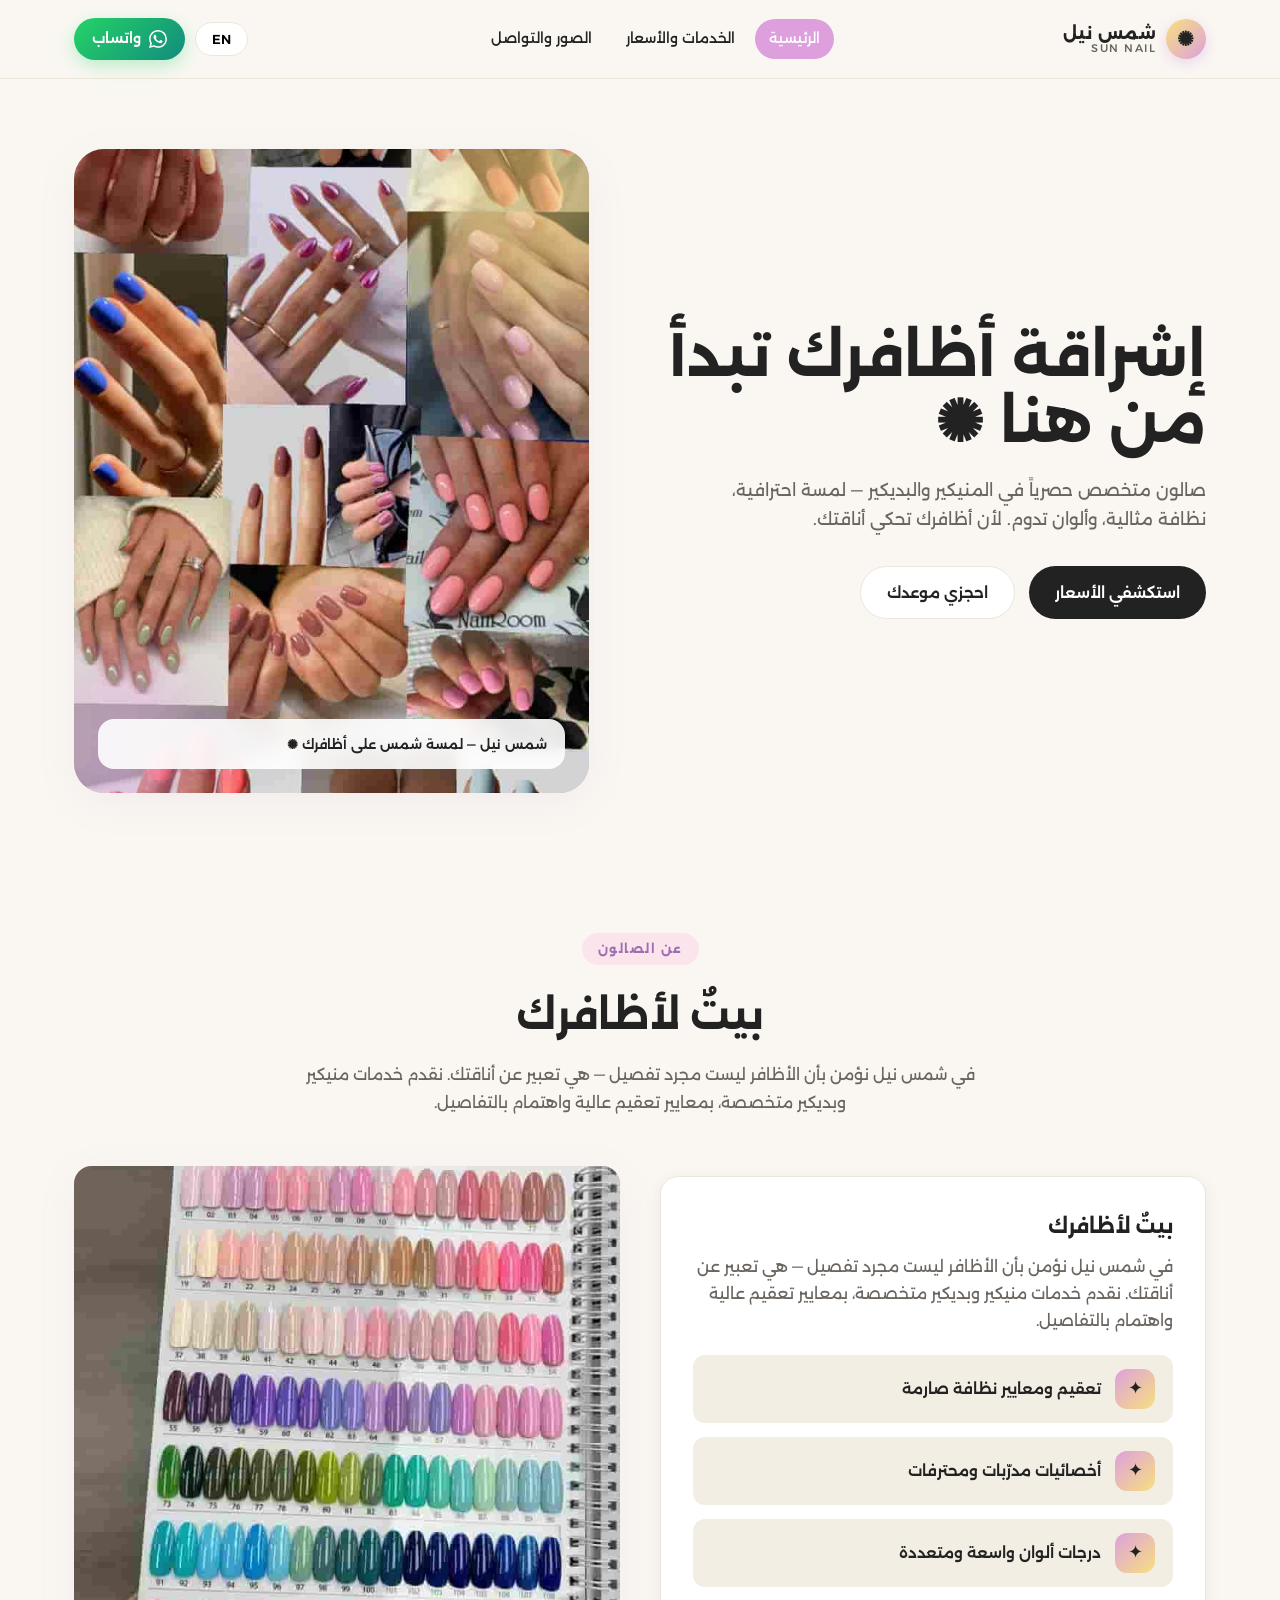
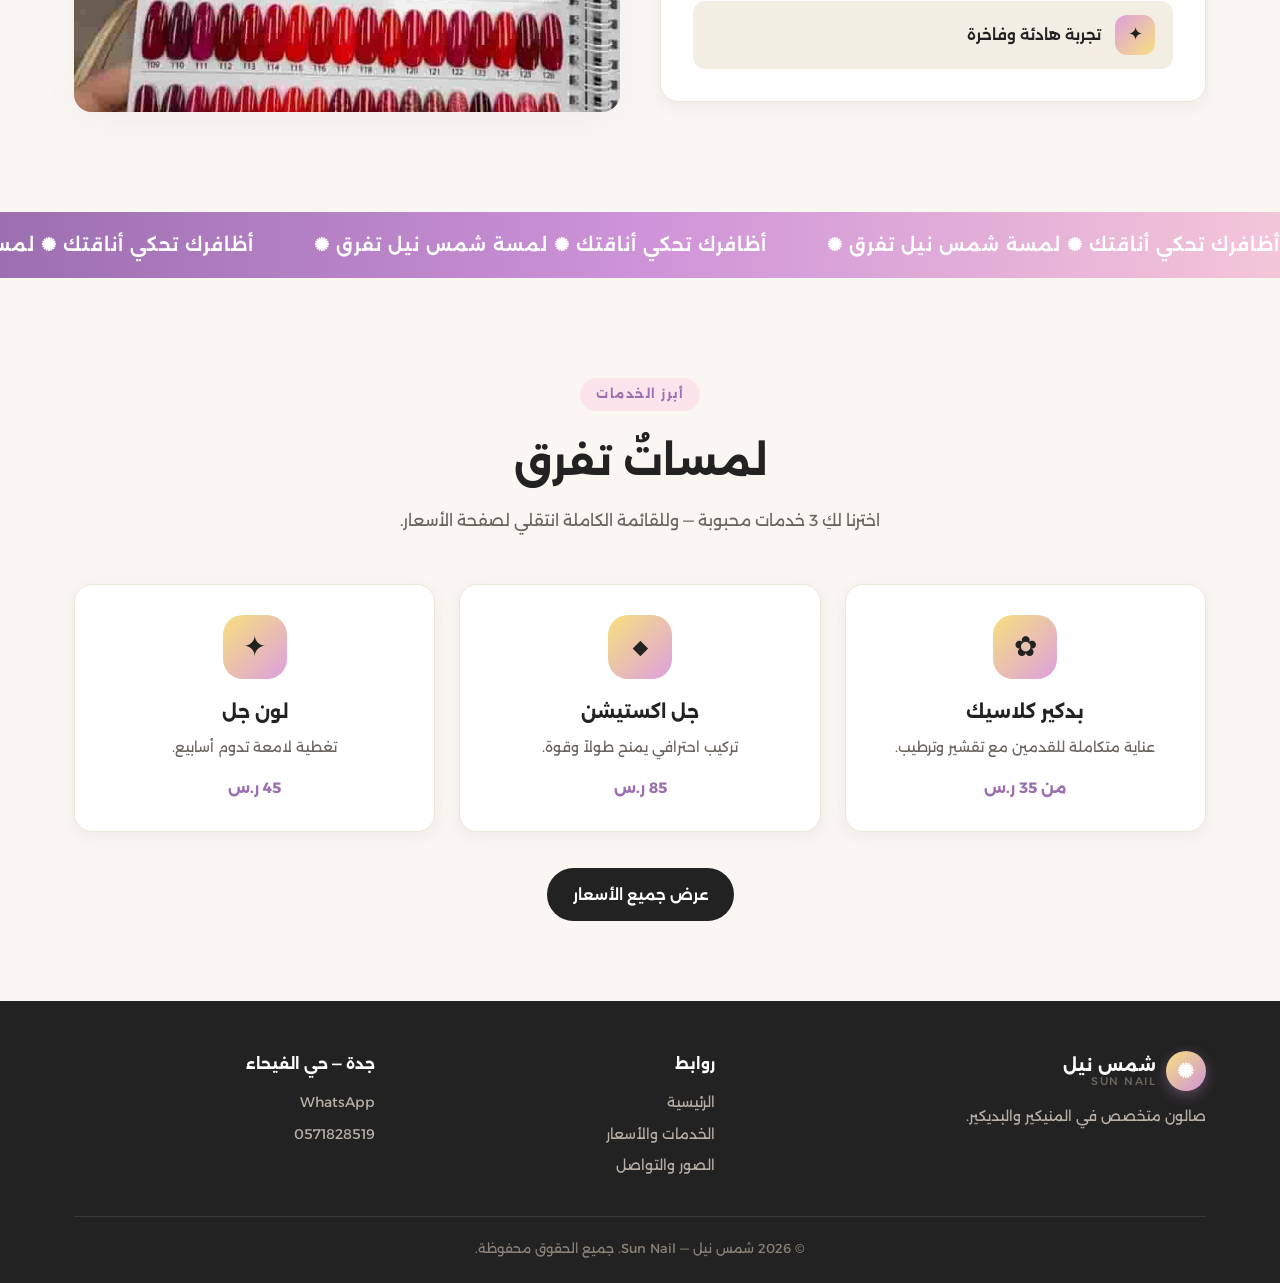
<file: sun/index.html>
<!DOCTYPE html>
<html lang="ar" dir="rtl">
<head>
  <meta charset="UTF-8" />
  <meta name="viewport" content="width=device-width, initial-scale=1.0" />
  <title>شمس نيل | Sun Nail</title>
  <meta name="description" content="صالون متخصص في المنيكير والبديكير — شمس نيل" />
  <link rel="preconnect" href="https://fonts.googleapis.com" />
  <link rel="preconnect" href="https://fonts.gstatic.com" crossorigin />
  <link href="https://fonts.googleapis.com/css2?family=Alexandria:wght@300;400;500;600;700&family=Cairo:wght@300;400;600;700&family=Plus+Jakarta+Sans:wght@300;400;500;600;700&family=Outfit:wght@300;400;500;600;700&display=swap" rel="stylesheet" />
  <link rel="stylesheet" href="css/style.css" />
</head>
<body>

<header class="site-header">
  <div class="container header-inner">
    <a href="index.html" class="logo">
      <div class="logo-mark">✺</div>
      <div class="logo-text">
        <span>شمس نيل</span>
        <span>Sun Nail</span>
      </div>
    </a>
    <nav class="nav">
      <a href="index.html" data-i18n="nav.home">الرئيسية</a>
      <a href="services.html" data-i18n="nav.services">الخدمات والأسعار</a>
      <a href="gallery-contact.html" data-i18n="nav.gallery">الصور والتواصل</a>
    </nav>
    <div class="header-actions">
      <button class="lang-btn" type="button">EN</button>
      <a class="wa-btn" href="https://wa.me/966571828519" target="_blank" rel="noopener">
        <svg viewBox="0 0 24 24" fill="currentColor"><path d="M17.472 14.382c-.297-.149-1.758-.867-2.03-.967-.273-.099-.471-.148-.67.15-.197.297-.767.966-.94 1.164-.173.199-.347.223-.644.075-.297-.15-1.255-.463-2.39-1.475-.883-.788-1.48-1.761-1.653-2.059-.173-.297-.018-.458.13-.606.134-.133.298-.347.446-.52.149-.174.198-.298.298-.497.099-.198.05-.371-.025-.52-.075-.149-.669-1.612-.916-2.207-.242-.579-.487-.5-.669-.51-.173-.008-.371-.01-.57-.01-.198 0-.52.074-.792.372-.272.297-1.04 1.016-1.04 2.479 0 1.462 1.065 2.875 1.213 3.074.149.198 2.096 3.2 5.077 4.487.709.306 1.262.489 1.694.625.712.227 1.36.195 1.871.118.571-.085 1.758-.719 2.006-1.413.248-.694.248-1.289.173-1.413-.074-.124-.272-.198-.57-.347m-5.421 7.403h-.004a9.87 9.87 0 01-5.031-1.378l-.361-.214-3.741.982.998-3.648-.235-.374a9.86 9.86 0 01-1.51-5.26c.001-5.45 4.436-9.884 9.888-9.884 2.64 0 5.122 1.03 6.988 2.898a9.825 9.825 0 012.893 6.994c-.003 5.45-4.437 9.884-9.885 9.884m8.413-18.297A11.815 11.815 0 0012.05 0C5.495 0 .16 5.335.157 11.892c0 2.096.547 4.142 1.588 5.945L.057 24l6.305-1.654a11.882 11.882 0 005.683 1.448h.005c6.554 0 11.89-5.335 11.893-11.893a11.821 11.821 0 00-3.48-8.413z"/></svg>
        <span data-i18n="nav.wa">واتساب</span>
      </a>
      <button class="menu-toggle" type="button" aria-label="menu"><span></span><span></span><span></span></button>
    </div>
  </div>
</header>

<main>
  <!-- Hero -->
  <section class="hero">
    <div class="container hero-grid">
      <div class="hero-text">
        <h1 data-i18n="hero.title">إشراقة أظافرك تبدأ من هنا ✺</h1>
        <p class="lead" data-i18n="hero.lead">صالون متخصص حصرياً في المنيكير والبديكير — لمسة احترافية، نظافة مثالية، وألوان تدوم. لأن أظافرك تحكي أناقتك.</p>
        <div class="hero-cta">
          <a class="btn btn-primary" href="services.html" data-i18n="hero.cta1">استكشفي الأسعار</a>
          <button class="btn btn-ghost" data-wa="wa.hero" data-i18n="hero.cta2">احجزي موعدك</button>
        </div>
      </div>
      <div class="hero-visual">
        <div class="floating-dot dot-1"></div>
        <div class="floating-dot dot-2"></div>
        <img src="images/nail-1.jpg" alt="Sun Nail" onerror="this.style.display='none'" />
        <div class="badge" data-i18n="hero.badge">شمس نيل — لمسة شمس على أظافرك ✺</div>
      </div>
    </div>
  </section>

  <!-- About -->
  <section class="section">
    <div class="container">
      <div class="section-head">
        <span class="eyebrow" data-i18n="about.eyebrow">عن الصالون</span>
        <h2 data-i18n="about.title">بيتٌ لأظافرك</h2>
        <p data-i18n="about.p">في شمس نيل نؤمن بأن الأظافر ليست مجرد تفصيل — هي تعبير عن أناقتك. نقدم خدمات منيكير وبديكير متخصصة، بمعايير تعقيم عالية واهتمام بالتفاصيل.</p>
      </div>
      <div class="about-grid">
        <div class="about-card">
          <h3 data-i18n="about.title">بيتٌ لأظافرك</h3>
          <p data-i18n="about.p">في شمس نيل نؤمن بأن الأظافر ليست مجرد تفصيل — هي تعبير عن أناقتك.</p>
          <div class="about-features">
            <div class="feature"><div class="feature-icon">✦</div><span data-i18n="about.f1">تعقيم ومعايير نظافة صارمة</span></div>
            <div class="feature"><div class="feature-icon">✦</div><span data-i18n="about.f2">أخصائيات مدرّبات ومحترفات</span></div>
            <div class="feature"><div class="feature-icon">✦</div><span data-i18n="about.f3">درجات ألوان واسعة ومتعددة</span></div>
            <div class="feature"><div class="feature-icon">✦</div><span data-i18n="about.f4">تجربة هادئة وفاخرة</span></div>
          </div>
        </div>
        <div class="about-image">
          <img src="images/nail-2.jpg" alt="About" onerror="this.style.display='none'" />
        </div>
      </div>
    </div>
  </section>

  <!-- Marquee -->
  <div class="marquee-wrap">
    <div class="marquee-track">
      <span data-i18n="marquee">أظافرك تحكي أناقتك ✺ لمسة شمس نيل تفرق ✺</span>
      <span data-i18n="marquee">أظافرك تحكي أناقتك ✺ لمسة شمس نيل تفرق ✺</span>
      <span data-i18n="marquee">أظافرك تحكي أناقتك ✺ لمسة شمس نيل تفرق ✺</span>
      <span data-i18n="marquee">أظافرك تحكي أناقتك ✺ لمسة شمس نيل تفرق ✺</span>
    </div>
  </div>

  <!-- Preview -->
  <section class="section">
    <div class="container">
      <div class="section-head">
        <span class="eyebrow" data-i18n="preview.eyebrow">أبرز الخدمات</span>
        <h2 data-i18n="preview.title">لمساتٌ تفرق</h2>
        <p data-i18n="preview.sub">اخترنا لكِ 3 خدمات محبوبة — وللقائمة الكاملة انتقلي لصفحة الأسعار.</p>
      </div>
      <div class="preview-grid">
        <div class="preview-card">
          <div class="icon">✿</div>
          <h3 data-i18n="pv1.t">بدكير كلاسيك</h3>
          <p data-i18n="pv1.d">عناية متكاملة للقدمين مع تقشير وترطيب.</p>
          <div class="price" data-i18n="pv1.p">من 35 ر.س</div>
        </div>
        <div class="preview-card">
          <div class="icon">◆</div>
          <h3 data-i18n="pv2.t">جل اكستيشن</h3>
          <p data-i18n="pv2.d">تركيب احترافي يمنح طولاً وقوة.</p>
          <div class="price" data-i18n="pv2.p">85 ر.س</div>
        </div>
        <div class="preview-card">
          <div class="icon">✦</div>
          <h3 data-i18n="pv3.t">لون جل</h3>
          <p data-i18n="pv3.d">تغطية لامعة تدوم أسابيع.</p>
          <div class="price" data-i18n="pv3.p">45 ر.س</div>
        </div>
      </div>
      <div style="text-align:center;margin-top:36px;">
        <a class="btn btn-primary" href="services.html" data-i18n="pv.all">عرض جميع الأسعار</a>
      </div>
    </div>
  </section>
</main>

<footer class="site-footer">
  <div class="container">
    <div class="footer-grid">
      <div class="footer-brand">
        <div class="logo">
          <div class="logo-mark">✺</div>
          <div class="logo-text"><span>شمس نيل</span><span>Sun Nail</span></div>
        </div>
        <p data-i18n="footer.brand">صالون متخصص في المنيكير والبديكير.</p>
      </div>
      <div class="footer-col">
        <h4 data-i18n="footer.links">روابط</h4>
        <a href="index.html" data-i18n="nav.home">الرئيسية</a>
        <a href="services.html" data-i18n="nav.services">الخدمات والأسعار</a>
        <a href="gallery-contact.html" data-i18n="nav.gallery">الصور والتواصل</a>
      </div>
      <div class="footer-col">
        <h4 data-i18n="footer.loc">جدة — حي الفيحاء</h4>
        <a href="https://wa.me/966571828519" target="_blank">WhatsApp</a>
        <a href="tel:0571828519">0571828519</a>
      </div>
    </div>
    <div class="footer-bottom" data-i18n="footer.copy">© 2026 شمس نيل — Sun Nail. جميع الحقوق محفوظة.</div>
  </div>
</footer>

<script src="js/main.js"></script>
</body>
</html>
</file>
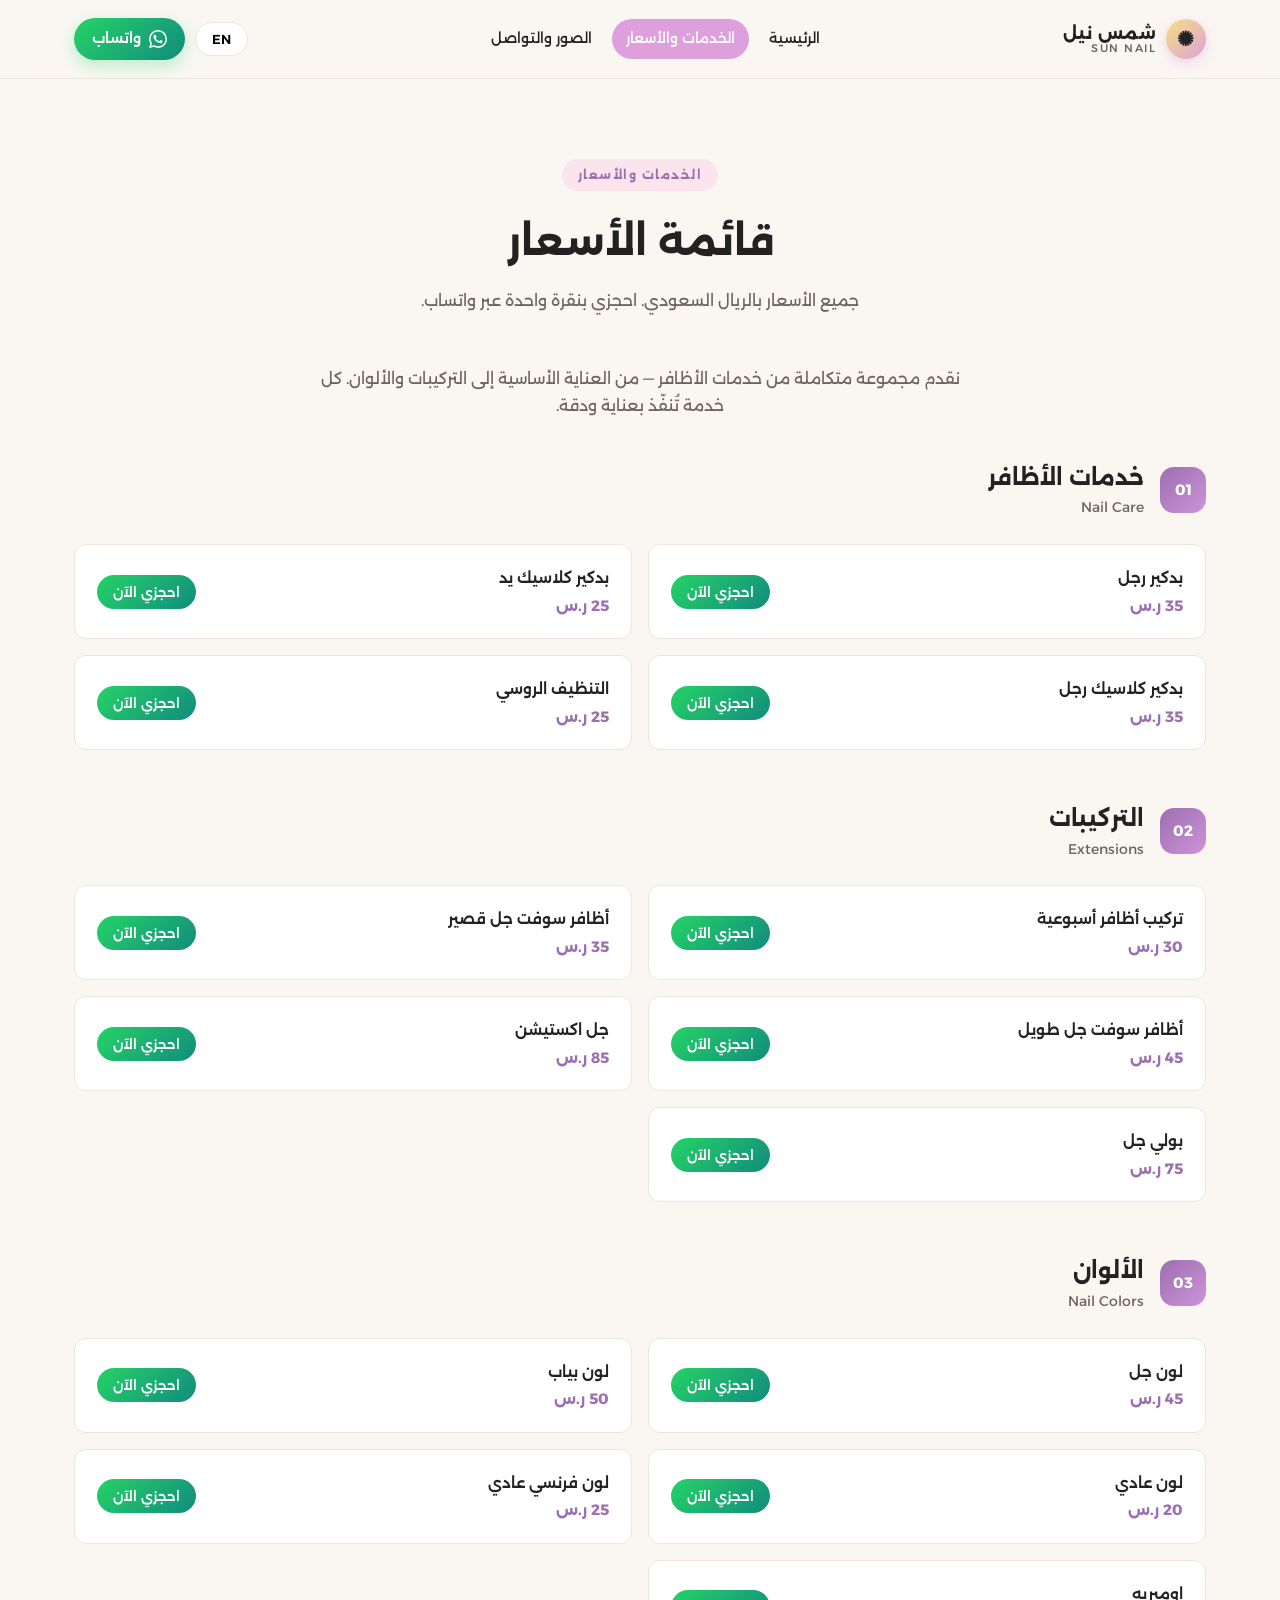
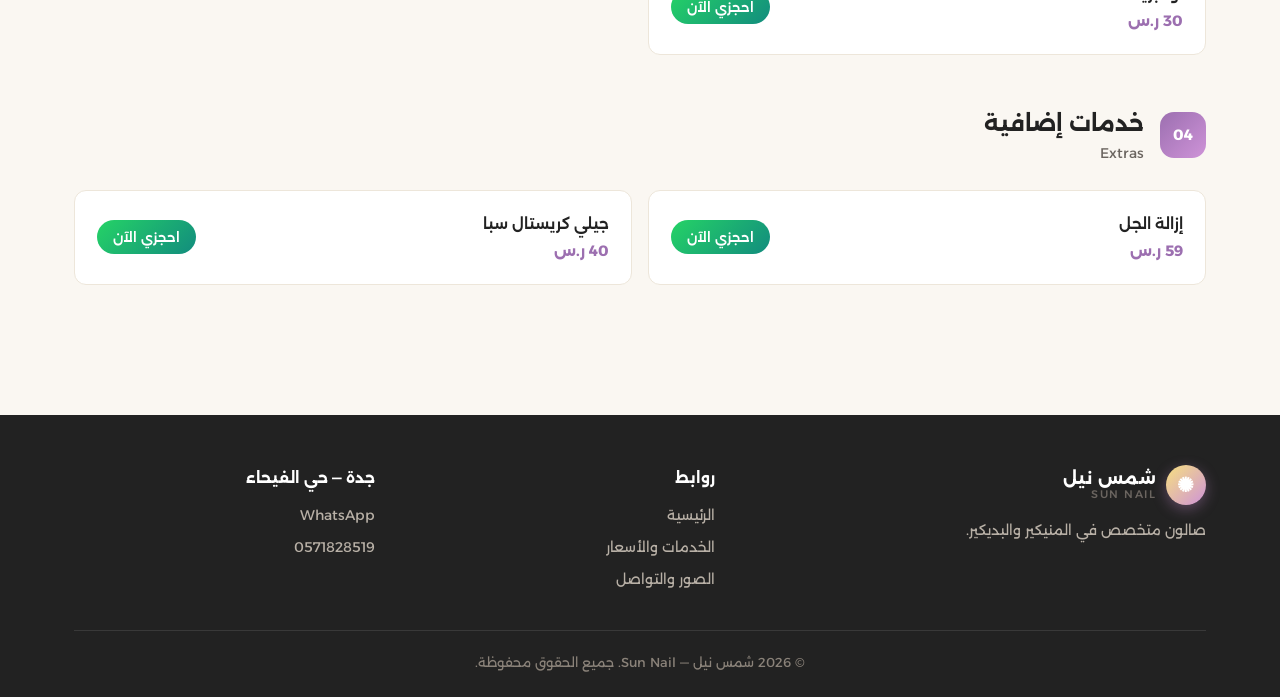
<file: sun/services.html>
<!DOCTYPE html>
<html lang="ar" dir="rtl">
<head>
  <meta charset="UTF-8" />
  <meta name="viewport" content="width=device-width, initial-scale=1.0" />
  <title>الخدمات والأسعار | شمس نيل</title>
  <link rel="preconnect" href="https://fonts.googleapis.com" />
  <link rel="preconnect" href="https://fonts.gstatic.com" crossorigin />
  <link href="https://fonts.googleapis.com/css2?family=Alexandria:wght@300;400;500;600;700&family=Cairo:wght@300;400;600;700&family=Plus+Jakarta+Sans:wght@300;400;500;600;700&family=Outfit:wght@300;400;500;600;700&display=swap" rel="stylesheet" />
  <link rel="stylesheet" href="css/style.css" />
</head>
<body>

<header class="site-header">
  <div class="container header-inner">
    <a href="index.html" class="logo">
      <div class="logo-mark">✺</div>
      <div class="logo-text"><span>شمس نيل</span><span>Sun Nail</span></div>
    </a>
    <nav class="nav">
      <a href="index.html" data-i18n="nav.home">الرئيسية</a>
      <a href="services.html" data-i18n="nav.services">الخدمات والأسعار</a>
      <a href="gallery-contact.html" data-i18n="nav.gallery">الصور والتواصل</a>
    </nav>
    <div class="header-actions">
      <button class="lang-btn" type="button">EN</button>
      <a class="wa-btn" href="https://wa.me/966571828519" target="_blank" rel="noopener">
        <svg viewBox="0 0 24 24" fill="currentColor"><path d="M17.472 14.382c-.297-.149-1.758-.867-2.03-.967-.273-.099-.471-.148-.67.15-.197.297-.767.966-.94 1.164-.173.199-.347.223-.644.075-.297-.15-1.255-.463-2.39-1.475-.883-.788-1.48-1.761-1.653-2.059-.173-.297-.018-.458.13-.606.134-.133.298-.347.446-.52.149-.174.198-.298.298-.497.099-.198.05-.371-.025-.52-.075-.149-.669-1.612-.916-2.207-.242-.579-.487-.5-.669-.51-.173-.008-.371-.01-.57-.01-.198 0-.52.074-.792.372-.272.297-1.04 1.016-1.04 2.479 0 1.462 1.065 2.875 1.213 3.074.149.198 2.096 3.2 5.077 4.487.709.306 1.262.489 1.694.625.712.227 1.36.195 1.871.118.571-.085 1.758-.719 2.006-1.413.248-.694.248-1.289.173-1.413-.074-.124-.272-.198-.57-.347m-5.421 7.403h-.004a9.87 9.87 0 01-5.031-1.378l-.361-.214-3.741.982.998-3.648-.235-.374a9.86 9.86 0 01-1.51-5.26c.001-5.45 4.436-9.884 9.888-9.884 2.64 0 5.122 1.03 6.988 2.898a9.825 9.825 0 012.893 6.994c-.003 5.45-4.437 9.884-9.885 9.884m8.413-18.297A11.815 11.815 0 0012.05 0C5.495 0 .16 5.335.157 11.892c0 2.096.547 4.142 1.588 5.945L.057 24l6.305-1.654a11.882 11.882 0 005.683 1.448h.005c6.554 0 11.89-5.335 11.893-11.893a11.821 11.821 0 00-3.48-8.413z"/></svg>
        <span data-i18n="nav.wa">واتساب</span>
      </a>
      <button class="menu-toggle" type="button" aria-label="menu"><span></span><span></span><span></span></button>
    </div>
  </div>
</header>

<main>
  <section class="section">
    <div class="container">
      <div class="section-head">
        <span class="eyebrow" data-i18n="services.eyebrow">الخدمات والأسعار</span>
        <h2 data-i18n="services.title">قائمة الأسعار</h2>
        <p data-i18n="services.sub">جميع الأسعار بالريال السعودي. احجزي بنقرة واحدة عبر واتساب.</p>
      </div>
      <p class="services-intro" data-i18n="services.intro">نقدم مجموعة متكاملة من خدمات الأظافر — من العناية الأساسية إلى التركيبات والألوان. كل خدمة تُنفّذ بعناية ودقة.</p>

      <!-- 01 Nail Care -->
      <div class="service-section">
        <div class="service-section-head">
          <div class="num">01</div>
          <div>
            <h3 data-i18n="sec1">خدمات الأظافر</h3>
            <div class="sub" data-i18n="sec1sub">Nail Care</div>
          </div>
        </div>
        <div class="service-grid">
          <div class="service-item">
            <div class="service-info">
              <div class="service-name">بدكير رجل</div>
              <div class="service-price">35 ر.س</div>
            </div>
            <button class="book-btn" data-service="بدكير رجل" data-i18n="book">احجزي الآن</button>
          </div>
          <div class="service-item">
            <div class="service-info">
              <div class="service-name">بدكير كلاسيك يد</div>
              <div class="service-price">25 ر.س</div>
            </div>
            <button class="book-btn" data-service="بدكير كلاسيك يد" data-i18n="book">احجزي الآن</button>
          </div>
          <div class="service-item">
            <div class="service-info">
              <div class="service-name">بدكير كلاسيك رجل</div>
              <div class="service-price">35 ر.س</div>
            </div>
            <button class="book-btn" data-service="بدكير كلاسيك رجل" data-i18n="book">احجزي الآن</button>
          </div>
          <div class="service-item">
            <div class="service-info">
              <div class="service-name">التنظيف الروسي</div>
              <div class="service-price">25 ر.س</div>
            </div>
            <button class="book-btn" data-service="التنظيف الروسي" data-i18n="book">احجزي الآن</button>
          </div>
        </div>
      </div>

      <!-- 02 Extensions -->
      <div class="service-section">
        <div class="service-section-head">
          <div class="num">02</div>
          <div>
            <h3 data-i18n="sec2">التركيبات</h3>
            <div class="sub" data-i18n="sec2sub">Extensions</div>
          </div>
        </div>
        <div class="service-grid">
          <div class="service-item">
            <div class="service-info">
              <div class="service-name">تركيب أظافر أسبوعية</div>
              <div class="service-price">30 ر.س</div>
            </div>
            <button class="book-btn" data-service="تركيب أظافر أسبوعية" data-i18n="book">احجزي الآن</button>
          </div>
          <div class="service-item">
            <div class="service-info">
              <div class="service-name">أظافر سوفت جل قصير</div>
              <div class="service-price">35 ر.س</div>
            </div>
            <button class="book-btn" data-service="أظافر سوفت جل قصير" data-i18n="book">احجزي الآن</button>
          </div>
          <div class="service-item">
            <div class="service-info">
              <div class="service-name">أظافر سوفت جل طويل</div>
              <div class="service-price">45 ر.س</div>
            </div>
            <button class="book-btn" data-service="أظافر سوفت جل طويل" data-i18n="book">احجزي الآن</button>
          </div>
          <div class="service-item">
            <div class="service-info">
              <div class="service-name">جل اكستيشن</div>
              <div class="service-price">85 ر.س</div>
            </div>
            <button class="book-btn" data-service="جل اكستيشن" data-i18n="book">احجزي الآن</button>
          </div>
          <div class="service-item">
            <div class="service-info">
              <div class="service-name">بولي جل</div>
              <div class="service-price">75 ر.س</div>
            </div>
            <button class="book-btn" data-service="بولي جل" data-i18n="book">احجزي الآن</button>
          </div>
        </div>
      </div>

      <!-- 03 Colors -->
      <div class="service-section">
        <div class="service-section-head">
          <div class="num">03</div>
          <div>
            <h3 data-i18n="sec3">الألوان</h3>
            <div class="sub" data-i18n="sec3sub">Nail Colors</div>
          </div>
        </div>
        <div class="service-grid">
          <div class="service-item">
            <div class="service-info">
              <div class="service-name">لون جل</div>
              <div class="service-price">45 ر.س</div>
            </div>
            <button class="book-btn" data-service="لون جل" data-i18n="book">احجزي الآن</button>
          </div>
          <div class="service-item">
            <div class="service-info">
              <div class="service-name">لون بياب</div>
              <div class="service-price">50 ر.س</div>
            </div>
            <button class="book-btn" data-service="لون بياب" data-i18n="book">احجزي الآن</button>
          </div>
          <div class="service-item">
            <div class="service-info">
              <div class="service-name">لون عادي</div>
              <div class="service-price">20 ر.س</div>
            </div>
            <button class="book-btn" data-service="لون عادي" data-i18n="book">احجزي الآن</button>
          </div>
          <div class="service-item">
            <div class="service-info">
              <div class="service-name">لون فرنسي عادي</div>
              <div class="service-price">25 ر.س</div>
            </div>
            <button class="book-btn" data-service="لون فرنسي عادي" data-i18n="book">احجزي الآن</button>
          </div>
          <div class="service-item">
            <div class="service-info">
              <div class="service-name">اومبريه</div>
              <div class="service-price">30 ر.س</div>
            </div>
            <button class="book-btn" data-service="اومبريه" data-i18n="book">احجزي الآن</button>
          </div>
        </div>
      </div>

      <!-- 04 Extras -->
      <div class="service-section">
        <div class="service-section-head">
          <div class="num">04</div>
          <div>
            <h3 data-i18n="sec4">خدمات إضافية</h3>
            <div class="sub" data-i18n="sec4sub">Extras</div>
          </div>
        </div>
        <div class="service-grid">
          <div class="service-item">
            <div class="service-info">
              <div class="service-name">إزالة الجل</div>
              <div class="service-price">59 ر.س</div>
            </div>
            <button class="book-btn" data-service="إزالة الجل" data-i18n="book">احجزي الآن</button>
          </div>
          <div class="service-item">
            <div class="service-info">
              <div class="service-name">جيلي كريستال سبا</div>
              <div class="service-price">40 ر.س</div>
            </div>
            <button class="book-btn" data-service="جيلي كريستال سبا" data-i18n="book">احجزي الآن</button>
          </div>
        </div>
      </div>

    </div>
  </section>
</main>

<footer class="site-footer">
  <div class="container">
    <div class="footer-grid">
      <div class="footer-brand">
        <div class="logo"><div class="logo-mark">✺</div><div class="logo-text"><span>شمس نيل</span><span>Sun Nail</span></div></div>
        <p data-i18n="footer.brand">صالون متخصص في المنيكير والبديكير.</p>
      </div>
      <div class="footer-col">
        <h4 data-i18n="footer.links">روابط</h4>
        <a href="index.html" data-i18n="nav.home">الرئيسية</a>
        <a href="services.html" data-i18n="nav.services">الخدمات والأسعار</a>
        <a href="gallery-contact.html" data-i18n="nav.gallery">الصور والتواصل</a>
      </div>
      <div class="footer-col">
        <h4 data-i18n="footer.loc">جدة — حي الفيحاء</h4>
        <a href="https://wa.me/966571828519" target="_blank">WhatsApp</a>
        <a href="tel:0571828519">0571828519</a>
      </div>
    </div>
    <div class="footer-bottom" data-i18n="footer.copy">© 2026 شمس نيل — Sun Nail. جميع الحقوق محفوظة.</div>
  </div>
</footer>

<script src="js/main.js"></script>
</body>
</html>
</file>
<file: sun/css/style.css>
:root {
  --bg: #FAF7F2;
  --bg-2: #F3EEE4;
  --text: #222222;
  --muted: #6B6560;
  --purple: #CE93D8;
  --purple-soft: #DDA0DD;
  --purple-deep: #9C6FB0;
  --yellow: #F7E07F;
  --pink: #F4C6D8;
  --pink-soft: #FBE4EC;
  --card: #FFFFFF;
  --border: #EDE6DA;
  --shadow: 0 10px 40px rgba(156, 111, 176, 0.08);
  --shadow-soft: 0 4px 18px rgba(34,34,34,0.06);
  --radius: 18px;
  --radius-sm: 12px;
  --maxw: 1180px;
}

* { box-sizing: border-box; margin: 0; padding: 0; }
html { scroll-behavior: smooth; overflow-x: hidden; }
body {
  background: var(--bg);
  color: var(--text);
  font-family: 'Cairo', 'Alexandria', 'Plus Jakarta Sans', sans-serif;
  line-height: 1.7;
  overflow-x: hidden;
  min-height: 100vh;
  display: flex;
  flex-direction: column;
}
img { max-width: 100%; display: block; }
a { color: inherit; text-decoration: none; }
button { font-family: inherit; cursor: pointer; border: none; background: none; }

/* Typography by language */
html[lang="ar"] body { font-family: 'Alexandria', 'Cairo', sans-serif; }
html[lang="en"] body { font-family: 'Plus Jakarta Sans', 'Outfit', sans-serif; }
html[lang="ar"] { direction: rtl; }
html[lang="en"] { direction: ltr; }

.container { max-width: var(--maxw); margin: 0 auto; padding: 0 24px; }

/* Header */
.site-header {
  position: sticky; top: 0; z-index: 50;
  background: rgba(250, 247, 242, 0.85);
  backdrop-filter: blur(14px);
  -webkit-backdrop-filter: blur(14px);
  border-bottom: 1px solid var(--border);
}
.header-inner {
  display: flex; align-items: center; justify-content: space-between;
  height: 78px; gap: 20px;
}
.logo {
  display: flex; align-items: center; gap: 10px;
  font-weight: 700; font-size: 20px; letter-spacing: 0.5px;
}
.logo-mark {
  width: 40px; height: 40px; border-radius: 50%;
  background: linear-gradient(135deg, var(--yellow), var(--purple-soft));
  display: grid; place-items: center;
  box-shadow: 0 4px 14px rgba(206,147,216,0.35);
  font-size: 20px;
}
.logo-text { display: flex; flex-direction: column; line-height: 1.1; }
.logo-text span:first-child { font-size: 17px; }
.logo-text span:last-child { font-size: 11px; color: var(--muted); font-weight: 500; letter-spacing: 1.5px; text-transform: uppercase; }

.nav { display: flex; align-items: center; gap: 6px; }
.nav a {
  padding: 8px 14px; border-radius: 999px; font-size: 14px; font-weight: 500;
  color: var(--text); transition: all .25s ease;
}
.nav a:hover, .nav a.active { background: var(--purple-soft); color: #fff; }
.header-actions { display: flex; align-items: center; gap: 10px; }
.lang-btn {
  padding: 8px 16px; border-radius: 999px; font-size: 13px; font-weight: 600;
  border: 1.5px solid var(--border); background: var(--card);
  transition: all .25s ease;
}
.lang-btn:hover { border-color: var(--purple); color: var(--purple-deep); }
.wa-btn {
  display: inline-flex; align-items: center; gap: 8px;
  padding: 9px 18px; border-radius: 999px; font-size: 14px; font-weight: 600;
  background: linear-gradient(135deg, #25D366, #128C7E); color: #fff;
  box-shadow: 0 6px 18px rgba(37,211,102,0.3);
  transition: transform .2s ease, box-shadow .2s ease;
}
.wa-btn:hover { transform: translateY(-2px); box-shadow: 0 8px 22px rgba(37,211,102,0.4); }
.wa-btn svg { width: 18px; height: 18px; }

.menu-toggle { display: none; width: 40px; height: 40px; border-radius: 10px; background: var(--card); border: 1.5px solid var(--border); align-items: center; justify-content: center; }
.menu-toggle span { display: block; width: 18px; height: 2px; background: var(--text); margin: 3px 0; border-radius: 2px; transition: .3s; }

/* Hero */
.hero {
  padding: 70px 0 60px;
  position: relative;
  overflow: hidden;
}
.hero-grid {
  display: grid; grid-template-columns: 1.1fr 1fr; gap: 50px; align-items: center;
}
.hero-text h1 {
  font-size: clamp(34px, 5vw, 58px); line-height: 1.15; font-weight: 700;
  margin-bottom: 20px;
}
.hero-text h1 .accent { color: var(--purple-deep); }
.hero-text .lead { font-size: 17px; color: var(--muted); max-width: 520px; margin-bottom: 32px; }
.hero-cta { display: flex; gap: 14px; flex-wrap: wrap; }
.btn {
  display: inline-flex; align-items: center; gap: 8px;
  padding: 14px 26px; border-radius: 999px; font-size: 15px; font-weight: 600;
  transition: all .25s ease; cursor: pointer;
}
.btn-primary { background: var(--text); color: #fff; }
.btn-primary:hover { background: var(--purple-deep); transform: translateY(-2px); }
.btn-ghost { background: var(--card); color: var(--text); border: 1.5px solid var(--border); }
.btn-ghost:hover { border-color: var(--purple); color: var(--purple-deep); transform: translateY(-2px); }
.hero-visual {
  position: relative; border-radius: 30px; overflow: hidden;
  aspect-ratio: 4/5; background: linear-gradient(135deg, var(--pink-soft), var(--purple-soft));
  box-shadow: var(--shadow);
}
.hero-visual img { width: 100%; height: 100%; object-fit: cover; }
.hero-visual .badge {
  position: absolute; bottom: 24px; left: 24px; right: 24px;
  background: rgba(255,255,255,0.9); backdrop-filter: blur(8px);
  padding: 14px 18px; border-radius: 16px; font-size: 13px; font-weight: 600;
}
.floating-dot {
  position: absolute; border-radius: 50%; filter: blur(40px); opacity: .5; pointer-events: none;
}
.dot-1 { width: 220px; height: 220px; background: var(--yellow); top: -60px; right: -60px; }
.dot-2 { width: 180px; height: 180px; background: var(--purple-soft); bottom: -40px; left: -40px; }

/* Section */
.section { padding: 80px 0; }
.section-head { text-align: center; max-width: 680px; margin: 0 auto 50px; }
.section-head .eyebrow {
  display: inline-block; padding: 6px 16px; border-radius: 999px;
  background: var(--pink-soft); color: var(--purple-deep);
  font-size: 12px; font-weight: 700; letter-spacing: 1.5px; text-transform: uppercase;
  margin-bottom: 16px;
}
.section-head h2 { font-size: clamp(26px, 3.5vw, 40px); font-weight: 700; margin-bottom: 12px; }
.section-head p { color: var(--muted); font-size: 16px; }

/* About */
.about-grid { display: grid; grid-template-columns: 1fr 1fr; gap: 40px; align-items: center; }
.about-card {
  background: var(--card); padding: 32px; border-radius: var(--radius);
  border: 1px solid var(--border); box-shadow: var(--shadow-soft);
}
.about-card h3 { font-size: 20px; margin-bottom: 10px; }
.about-card p { color: var(--muted); }
.about-features { display: grid; gap: 14px; margin-top: 20px; }
.feature {
  display: flex; align-items: center; gap: 14px;
  padding: 14px 18px; background: var(--bg-2); border-radius: var(--radius-sm);
}
.feature-icon {
  width: 40px; height: 40px; border-radius: 12px;
  background: linear-gradient(135deg, var(--purple-soft), var(--yellow));
  display: grid; place-items: center; font-size: 18px; flex-shrink: 0;
}
.feature span { font-weight: 600; font-size: 15px; }
.about-image {
  border-radius: var(--radius); overflow: hidden; aspect-ratio: 1/1;
  background: linear-gradient(135deg, var(--purple-soft), var(--pink));
  box-shadow: var(--shadow);
}
.about-image img { width: 100%; height: 100%; object-fit: cover; }

/* Marquee */
.marquee-wrap {
  background: linear-gradient(90deg, var(--purple-deep), var(--purple), var(--pink));
  color: #fff; padding: 18px 0; overflow: hidden;
  margin: 20px 0;
}
.marquee-track {
  display: flex; gap: 60px; white-space: nowrap;
  animation: marquee 28s linear infinite;
  width: max-content;
}
.marquee-track span { font-size: 18px; font-weight: 600; letter-spacing: 1px; }
@keyframes marquee {
  from { transform: translateX(0); }
  to { transform: translateX(-50%); }
}
html[lang="ar"] .marquee-track { animation: marquee-rtl 28s linear infinite; }
@keyframes marquee-rtl {
  from { transform: translateX(0); }
  to { transform: translateX(50%); }
}

/* Service preview cards */
.preview-grid { display: grid; grid-template-columns: repeat(3, 1fr); gap: 24px; }
.preview-card {
  background: var(--card); border: 1px solid var(--border);
  border-radius: var(--radius); padding: 30px 24px; text-align: center;
  box-shadow: var(--shadow-soft); transition: transform .3s ease, box-shadow .3s ease;
}
.preview-card:hover { transform: translateY(-6px); box-shadow: var(--shadow); }
.preview-card .icon {
  width: 64px; height: 64px; margin: 0 auto 18px; border-radius: 20px;
  background: linear-gradient(135deg, var(--yellow), var(--purple-soft));
  display: grid; place-items: center; font-size: 28px;
}
.preview-card h3 { font-size: 18px; margin-bottom: 8px; }
.preview-card p { color: var(--muted); font-size: 14px; margin-bottom: 16px; }
.preview-card .price { font-size: 15px; font-weight: 700; color: var(--purple-deep); }

/* Services page */
.services-intro { text-align: center; max-width: 640px; margin: 0 auto 40px; color: var(--muted); }
.service-section { margin-bottom: 50px; }
.service-section-head {
  display: flex; align-items: center; gap: 16px; margin-bottom: 24px;
}
.service-section-head .num {
  width: 46px; height: 46px; border-radius: 14px;
  background: linear-gradient(135deg, var(--purple-deep), var(--purple));
  color: #fff; display: grid; place-items: center; font-weight: 700; font-size: 15px;
}
.service-section-head h3 { font-size: 22px; font-weight: 700; }
.service-section-head .sub { color: var(--muted); font-size: 14px; }
.service-grid { display: grid; grid-template-columns: repeat(2, 1fr); gap: 16px; }
.service-item {
  background: var(--card); border: 1px solid var(--border);
  border-radius: var(--radius-sm); padding: 20px 22px;
  display: flex; align-items: center; justify-content: space-between; gap: 14px;
  transition: all .25s ease;
}
.service-item:hover { border-color: var(--purple); box-shadow: var(--shadow-soft); transform: translateX(2px); }
html[lang="ar"] .service-item:hover { transform: translateX(-2px); }
.service-info { flex: 1; }
.service-name { font-weight: 600; font-size: 15px; margin-bottom: 2px; }
.service-price { color: var(--purple-deep); font-weight: 700; font-size: 15px; }
.book-btn {
  padding: 9px 16px; border-radius: 999px; font-size: 13px; font-weight: 600;
  background: linear-gradient(135deg, #25D366, #128C7E); color: #fff;
  white-space: nowrap; transition: transform .2s ease;
}
.book-btn:hover { transform: scale(1.05); }

/* Gallery */
.gallery-grid {
  display: grid; grid-template-columns: repeat(4, 1fr); gap: 14px;
}
.gallery-item {
  position: relative; border-radius: var(--radius-sm); overflow: hidden;
  aspect-ratio: 1/1; background: var(--bg-2); cursor: pointer;
}
.gallery-item img { width: 100%; height: 100%; object-fit: cover; transition: transform .4s ease; }
.gallery-item:hover img { transform: scale(1.08); }
.gallery-item::after {
  content: ''; position: absolute; inset: 0;
  background: linear-gradient(180deg, transparent 60%, rgba(34,34,34,0.35));
  opacity: 0; transition: opacity .3s ease;
}
.gallery-item:hover::after { opacity: 1; }

/* Lightbox */
.lightbox {
  position: fixed; inset: 0; z-index: 1000;
  background: rgba(20,16,24,0.92); backdrop-filter: blur(6px);
  display: none; align-items: center; justify-content: center; padding: 40px;
}
.lightbox.open { display: flex; }
.lightbox img { max-width: 90vw; max-height: 85vh; border-radius: 14px; box-shadow: 0 20px 60px rgba(0,0,0,0.5); }
.lightbox-close, .lightbox-prev, .lightbox-next {
  position: absolute; top: 50%; transform: translateY(-50%);
  width: 48px; height: 48px; border-radius: 50%; background: rgba(255,255,255,0.15);
  color: #fff; font-size: 22px; display: grid; place-items: center; transition: background .2s;
}
.lightbox-close { top: 24px; right: 24px; transform: none; }
.lightbox-prev { left: 24px; }
.lightbox-next { right: 24px; }
html[lang="ar"] .lightbox-prev { left: auto; right: 24px; }
html[lang="ar"] .lightbox-next { right: auto; left: 24px; }
.lightbox-close:hover, .lightbox-prev:hover, .lightbox-next:hover { background: rgba(255,255,255,0.3); }
.lightbox-counter { position: absolute; bottom: 24px; left: 50%; transform: translateX(-50%); color: #fff; font-size: 14px; opacity: .7; }

/* FAQ */
.faq { max-width: 780px; margin: 0 auto; }
.faq-item {
  background: var(--card); border: 1px solid var(--border);
  border-radius: var(--radius-sm); margin-bottom: 12px; overflow: hidden;
}
.faq-q {
  width: 100%; text-align: start; padding: 20px 24px;
  display: flex; align-items: center; justify-content: space-between; gap: 16px;
  font-weight: 600; font-size: 16px; color: var(--text);
}
.faq-q .arrow { transition: transform .3s ease; font-size: 18px; color: var(--purple-deep); }
.faq-item.open .faq-q .arrow { transform: rotate(180deg); }
.faq-a {
  max-height: 0; overflow: hidden; transition: max-height .35s ease, padding .35s ease;
  padding: 0 24px; color: var(--muted); font-size: 15px;
}
.faq-item.open .faq-a { max-height: 240px; padding: 0 24px 20px; }

/* Contact */
.contact-grid { display: grid; grid-template-columns: 1fr 1fr; gap: 24px; }
.contact-card {
  background: var(--card); border: 1px solid var(--border);
  border-radius: var(--radius); padding: 34px; box-shadow: var(--shadow-soft);
  text-align: center;
}
.contact-card h3 { font-size: 20px; margin-bottom: 8px; }
.contact-card p { color: var(--muted); margin-bottom: 22px; font-size: 14px; }
.contact-big-btn {
  display: inline-flex; align-items: center; gap: 10px;
  padding: 15px 28px; border-radius: 999px; font-size: 16px; font-weight: 700;
  transition: transform .2s ease, box-shadow .2s ease;
}
.contact-big-btn.wa { background: linear-gradient(135deg, #25D366, #128C7E); color: #fff; box-shadow: 0 8px 24px rgba(37,211,102,0.35); }
.contact-big-btn.call { background: var(--text); color: #fff; }
.contact-big-btn:hover { transform: translateY(-3px); }
.map-card {
  background: var(--card); border: 1px solid var(--border);
  border-radius: var(--radius); overflow: hidden; box-shadow: var(--shadow-soft);
}
.map-card .map-placeholder {
  aspect-ratio: 16/9; background: linear-gradient(135deg, var(--bg-2), var(--purple-soft));
  display: grid; place-items: center; position: relative;
}
.map-card .map-placeholder .pin { font-size: 48px; }
.map-card .map-info { padding: 20px 24px; }
.map-card .map-info h4 { font-size: 17px; margin-bottom: 4px; }
.map-card .map-info p { color: var(--muted); font-size: 14px; margin-bottom: 12px; }
.map-link { color: var(--purple-deep); font-weight: 600; font-size: 14px; }

/* Footer */
.site-footer {
  margin-top: auto; background: var(--text); color: #E8E2D9;
  padding: 50px 0 24px;
}
.footer-grid { display: grid; grid-template-columns: 1.5fr 1fr 1fr; gap: 40px; margin-bottom: 30px; }
.footer-brand .logo { color: #fff; margin-bottom: 14px; }
.footer-brand .logo-mark { background: linear-gradient(135deg, var(--yellow), var(--purple)); }
.footer-brand p { color: #B8B0A6; font-size: 14px; max-width: 320px; }
.footer-col h4 { color: #fff; font-size: 15px; margin-bottom: 14px; }
.footer-col a { display: block; color: #B8B0A6; font-size: 14px; margin-bottom: 8px; transition: color .2s; }
.footer-col a:hover { color: var(--yellow); }
.footer-bottom {
  border-top: 1px solid rgba(255,255,255,0.1); padding-top: 20px;
  text-align: center; color: #8A8279; font-size: 13px;
}

/* Responsive */
@media (max-width: 900px) {
  .hero-grid, .about-grid, .contact-grid { grid-template-columns: 1fr; }
  .preview-grid { grid-template-columns: 1fr; }
  .service-grid { grid-template-columns: 1fr; }
  .gallery-grid { grid-template-columns: repeat(3, 1fr); }
  .footer-grid { grid-template-columns: 1fr; gap: 28px; }
}
@media (max-width: 768px) {
  .header-inner { height: 68px; }
  .nav {
    position: fixed; top: 68px; left: 0; right: 0;
    background: var(--bg); flex-direction: column; padding: 16px;
    border-bottom: 1px solid var(--border); transform: translateY(-120%);
    transition: transform .3s ease; z-index: 40;
  }
  html[lang="ar"] .nav { right: 0; left: 0; }
  .nav.open { transform: translateY(0); }
  .menu-toggle { display: flex; }
  .header-actions .wa-btn { display: none; }
  .gallery-grid { grid-template-columns: repeat(2, 1fr); }
  .hero { padding: 40px 0; }
  .section { padding: 56px 0; }
  .lightbox-prev, .lightbox-next { width: 40px; height: 40px; font-size: 18px; }
}

/* Image fallback */
.img-fallback {
  width: 100%; height: 100%; display: grid; place-items: center;
  background: linear-gradient(135deg, var(--pink-soft), var(--purple-soft));
  color: var(--purple-deep); font-size: 40px;
}
</style>
</file>
